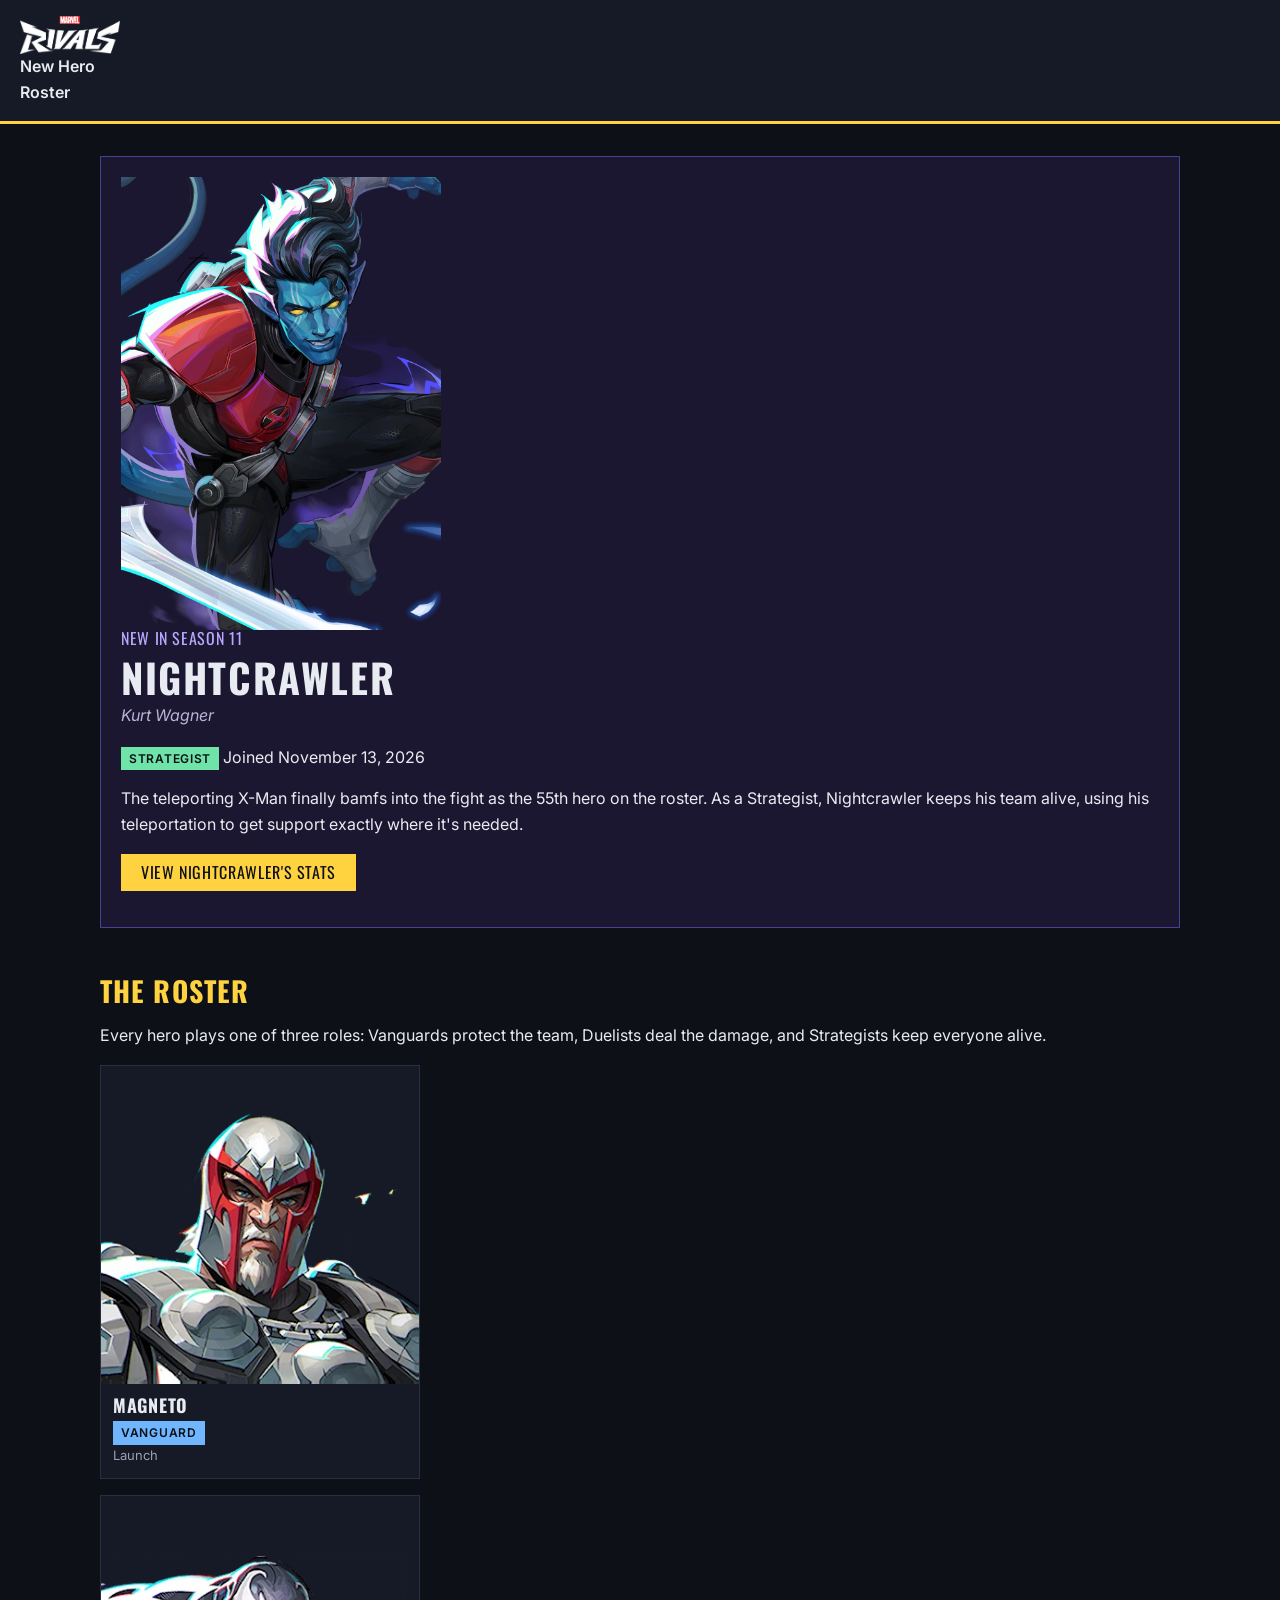
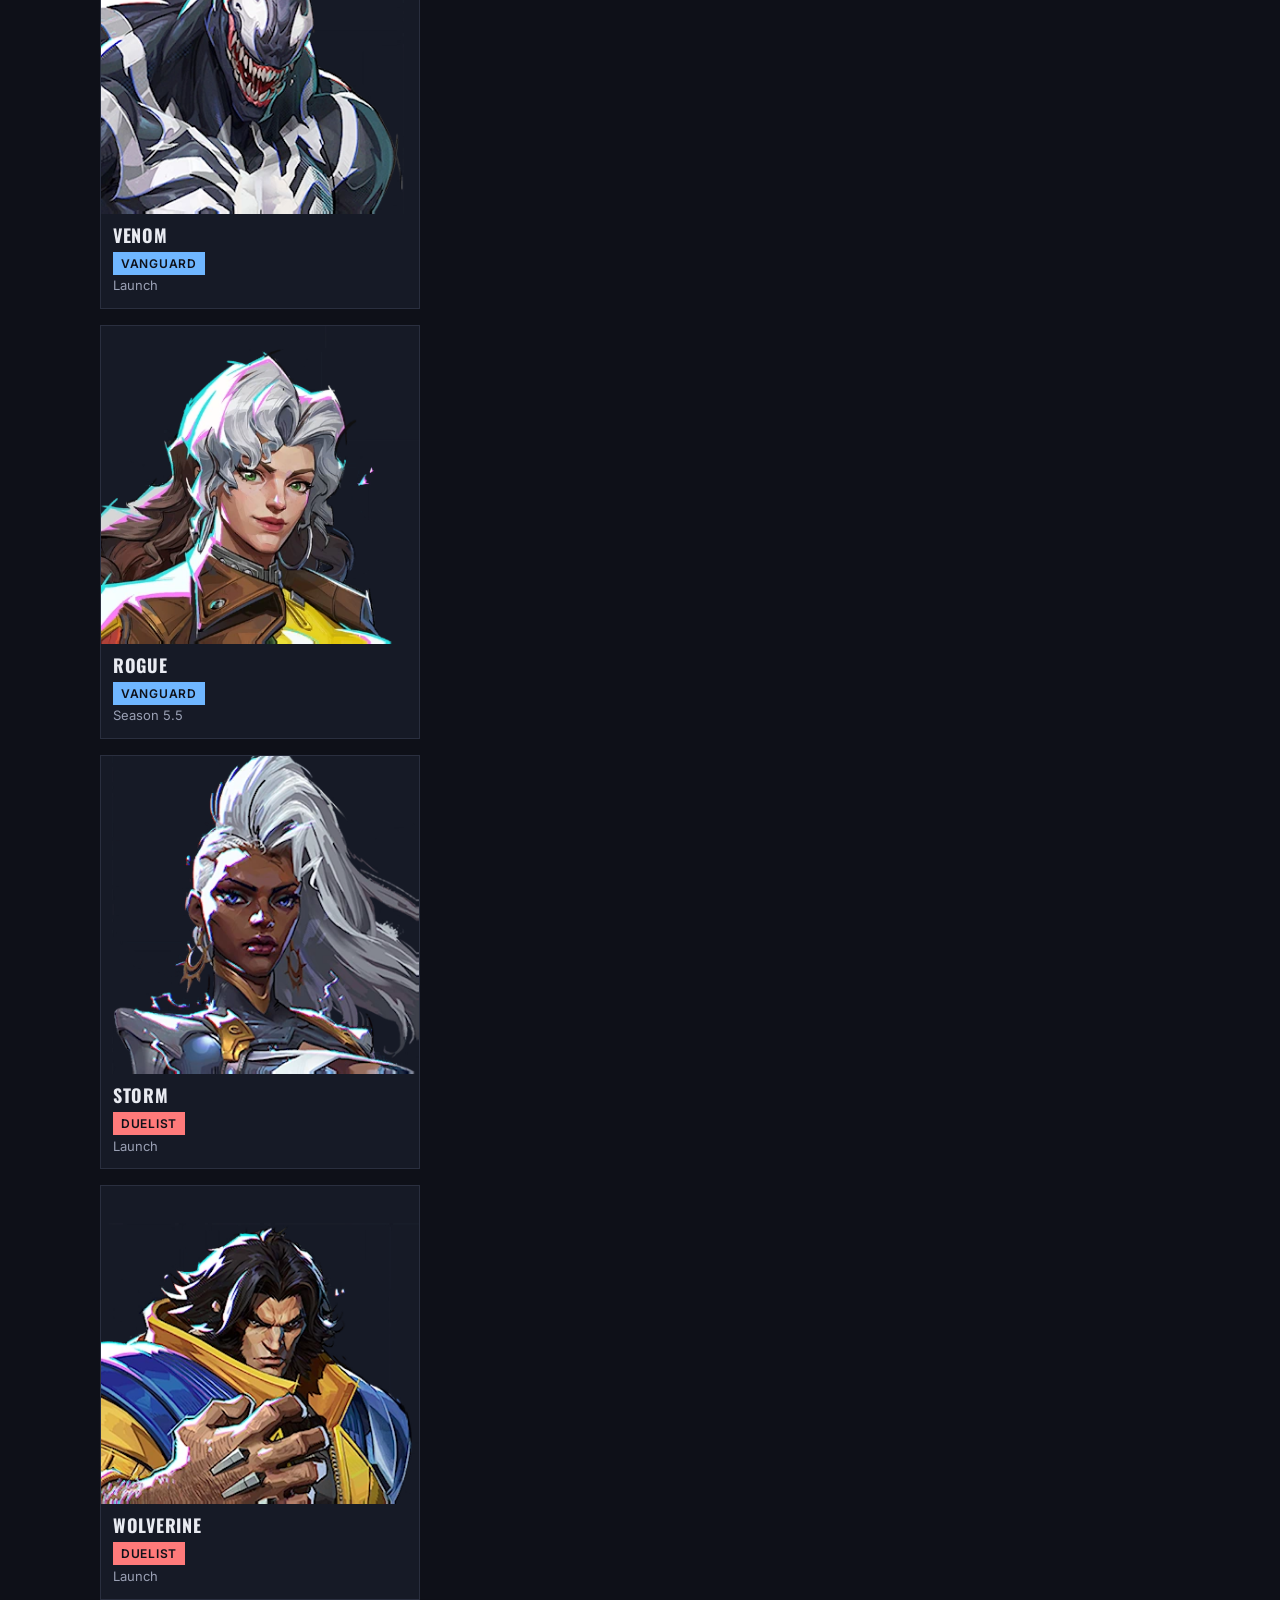
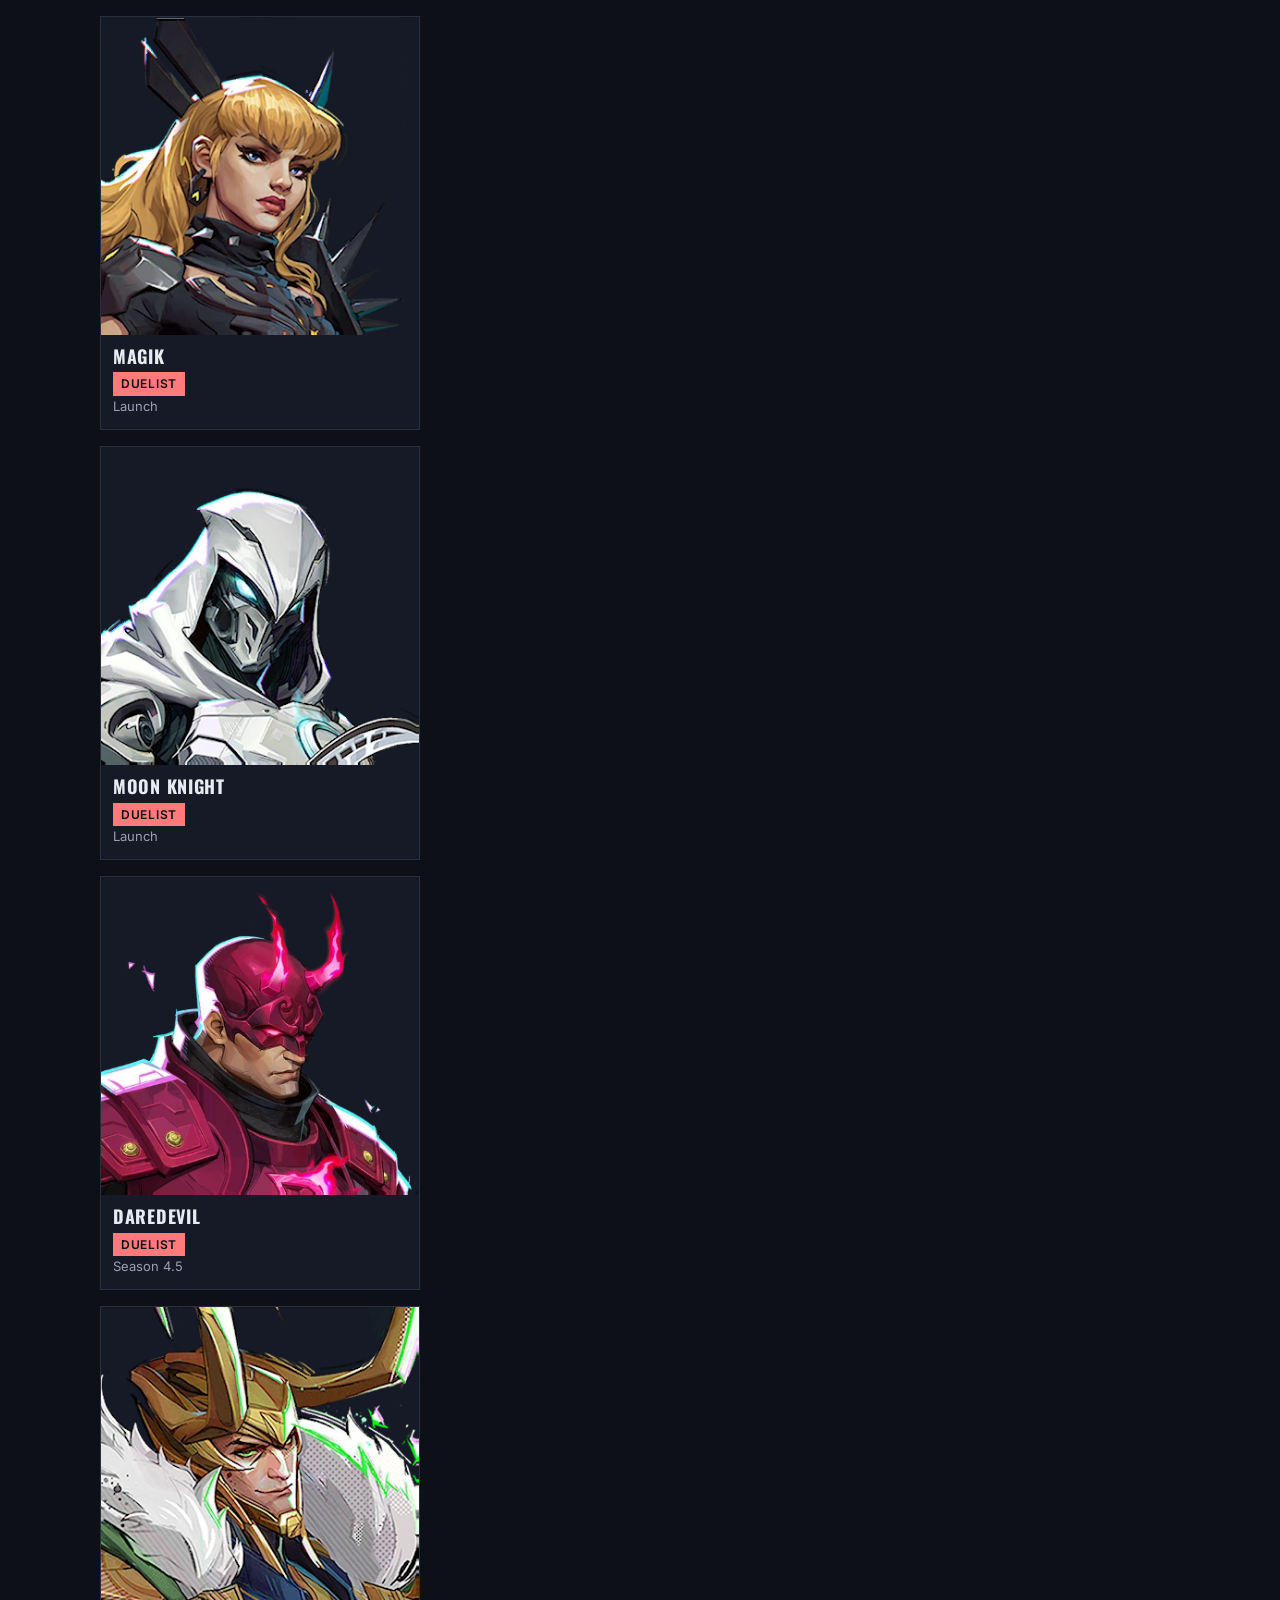
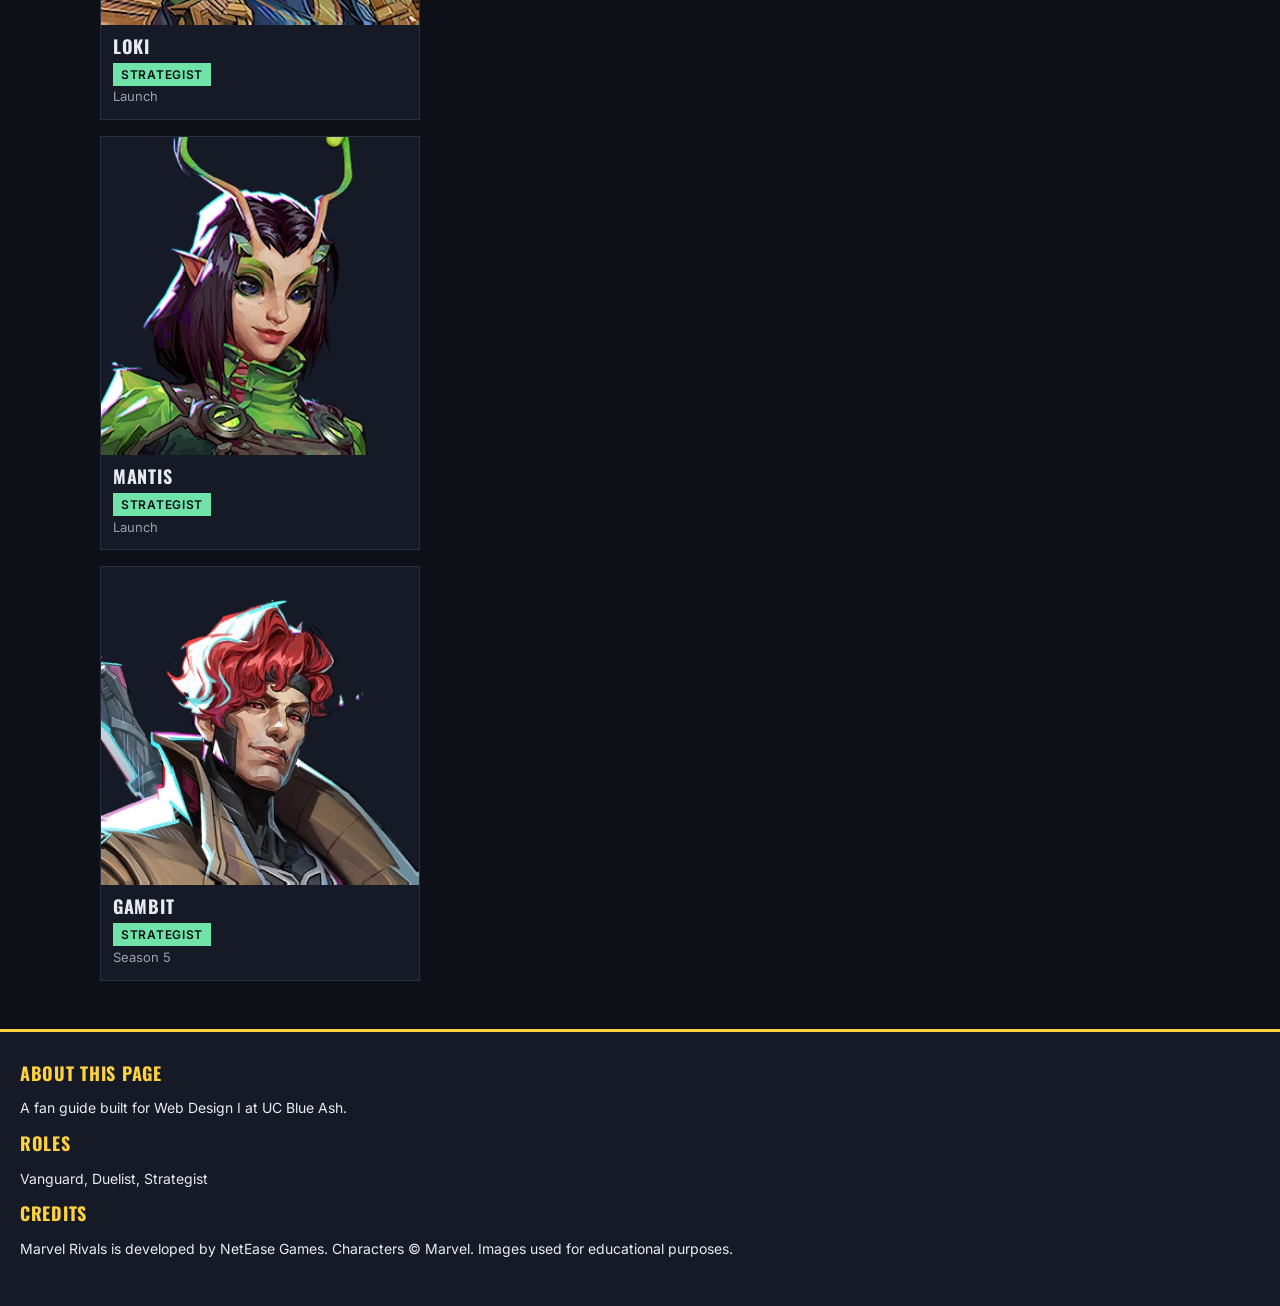
<file: index.html>
<!DOCTYPE html>
<html lang="en">
<head>
  <meta charset="UTF-8">
  <meta name="viewport" content="width=device-width, initial-scale=1">
  <title>Rivals Roster: Meet Nightcrawler</title>
  <meta name="description" content="A fan guide to the Marvel Rivals roster, featuring Nightcrawler, the newest Strategist in Season 11.">
  <link href="https://fonts.googleapis.com/css2?family=Oswald:wght@500;700&family=Inter:wght@400;600&display=swap" rel="stylesheet">
  <link rel="stylesheet" href="css/base.css">
</head>
<body>
  <header>
    <a href="index.html">
      <img src="images/logo.webp" alt="The Marvel Rivals game logo, red Marvel logo with white text." width="100" height="38">
    </a>
    <nav>
      <ul>
        <li><a href="#featured">New Hero</a></li>
        <li><a href="#roster">Roster</a></li>
      </ul>
    </nav>
  </header>

  <main>
    <section class="panel" id="featured">
      <img src="images/nightcrawler-main.webp" alt="Nightcrawler crouched mid-leap in his red and black X-Men suit, with blue skin, yellow eyes and a sword in hand." width="1000" height="1414">
      <div>
        <p>New in Season 11</p>
        <h1>Nightcrawler</h1>
        <p class="alias">Kurt Wagner</p>
        <p><span class="role-badge strategist">Strategist</span> Joined <time datetime="2026-11-13">November 13, 2026</time></p>
        <p>The teleporting X-Man finally bamfs into the fight as the 55th hero on the roster. As a Strategist, Nightcrawler keeps his team alive, using his teleportation to get support exactly where it's needed.</p>
        <p><a href="nightcrawler.html">View Nightcrawler's stats</a></p>
      </div>
    </section>

    <section id="roster">
      <h2>The Roster</h2>
      <p>Every hero plays one of three roles: Vanguards protect the team, Duelists deal the damage, and Strategists keep everyone alive.</p>
      <ul>
        <li>
          <img src="images/magneto.webp" alt="Magneto in his red and silver helmet and armor." width="344" height="344" loading="lazy">
          <h3>Magneto</h3>
          <ul>
            <li class="role-badge vanguard">Vanguard</li>
            <li class="joined">Launch</li>
          </ul>
        </li>
        <li>
          <img src="images/venom.webp" alt="Venom, black with white markings, baring a wide grin of sharp teeth." width="344" height="344" loading="lazy">
          <h3>Venom</h3>
          <ul>
            <li class="role-badge vanguard">Vanguard</li>
            <li class="joined">Launch</li>
          </ul>
        </li>
        <li>
          <img src="images/rogue.webp" alt="Rogue with a white streak in her brown hair, wearing a brown jacket." width="344" height="344" loading="lazy">
          <h3>Rogue</h3>
          <ul>
            <li class="role-badge vanguard">Vanguard</li>
            <li class="joined">Season 5.5</li>
          </ul>
        </li>
        <li>
          <img src="images/storm.webp" alt="Storm with long white hair and a determined look." width="344" height="344" loading="lazy">
          <h3>Storm</h3>
          <ul>
            <li class="role-badge duelist">Duelist</li>
            <li class="joined">Launch</li>
          </ul>
        </li>
        <li>
          <img src="images/wolverine.webp" alt="Wolverine in his yellow and blue suit, claws out." width="344" height="344" loading="lazy">
          <h3>Wolverine</h3>
          <ul>
            <li class="role-badge duelist">Duelist</li>
            <li class="joined">Launch</li>
          </ul>
        </li>
        <li>
          <img src="images/magik.webp" alt="Magik with long blonde hair, wearing dark armor." width="344" height="344" loading="lazy">
          <h3>Magik</h3>
          <ul>
            <li class="role-badge duelist">Duelist</li>
            <li class="joined">Launch</li>
          </ul>
        </li>
        <li>
          <img src="images/moon-knight.webp" alt="Moon Knight in his white hooded cloak and mask." width="344" height="344" loading="lazy">
          <h3>Moon Knight</h3>
          <ul>
            <li class="role-badge duelist">Duelist</li>
            <li class="joined">Launch</li>
          </ul>
        </li>
        <li>
          <img src="images/daredevil.webp" alt="Daredevil in his red horned mask." width="344" height="344" loading="lazy">
          <h3>Daredevil</h3>
          <ul>
            <li class="role-badge duelist">Duelist</li>
            <li class="joined">Season 4.5</li>
          </ul>
        </li>
        <li>
          <img src="images/loki.webp" alt="Loki in his golden horned helmet and green cloak." width="344" height="344" loading="lazy">
          <h3>Loki</h3>
          <ul>
            <li class="role-badge strategist">Strategist</li>
            <li class="joined">Launch</li>
          </ul>
        </li>
        <li>
          <img src="images/mantis.webp" alt="Mantis with green antennae and a high green collar." width="344" height="344" loading="lazy">
          <h3>Mantis</h3>
          <ul>
            <li class="role-badge strategist">Strategist</li>
            <li class="joined">Launch</li>
          </ul>
        </li>
        <li>
          <img src="images/gambit.webp" alt="Gambit with red hair and a confident smile, wearing a brown coat." width="344" height="344" loading="lazy">
          <h3>Gambit</h3>
          <ul>
            <li class="role-badge strategist">Strategist</li>
            <li class="joined">Season 5</li>
          </ul>
        </li>
      </ul>
    </section>
  </main>

  <footer>
    <div>
      <h2>About This Page</h2>
      <p>A fan guide built for Web Design I at UC Blue Ash.</p>
    </div>
    <div>
      <h2>Roles</h2>
      <p>Vanguard, Duelist, Strategist</p>
    </div>
    <div>
      <h2>Credits</h2>
      <p>Marvel Rivals is developed by NetEase Games. Characters &copy; Marvel. Images used for educational purposes.</p>
    </div>
  </footer>
</body>
</html>
</file>
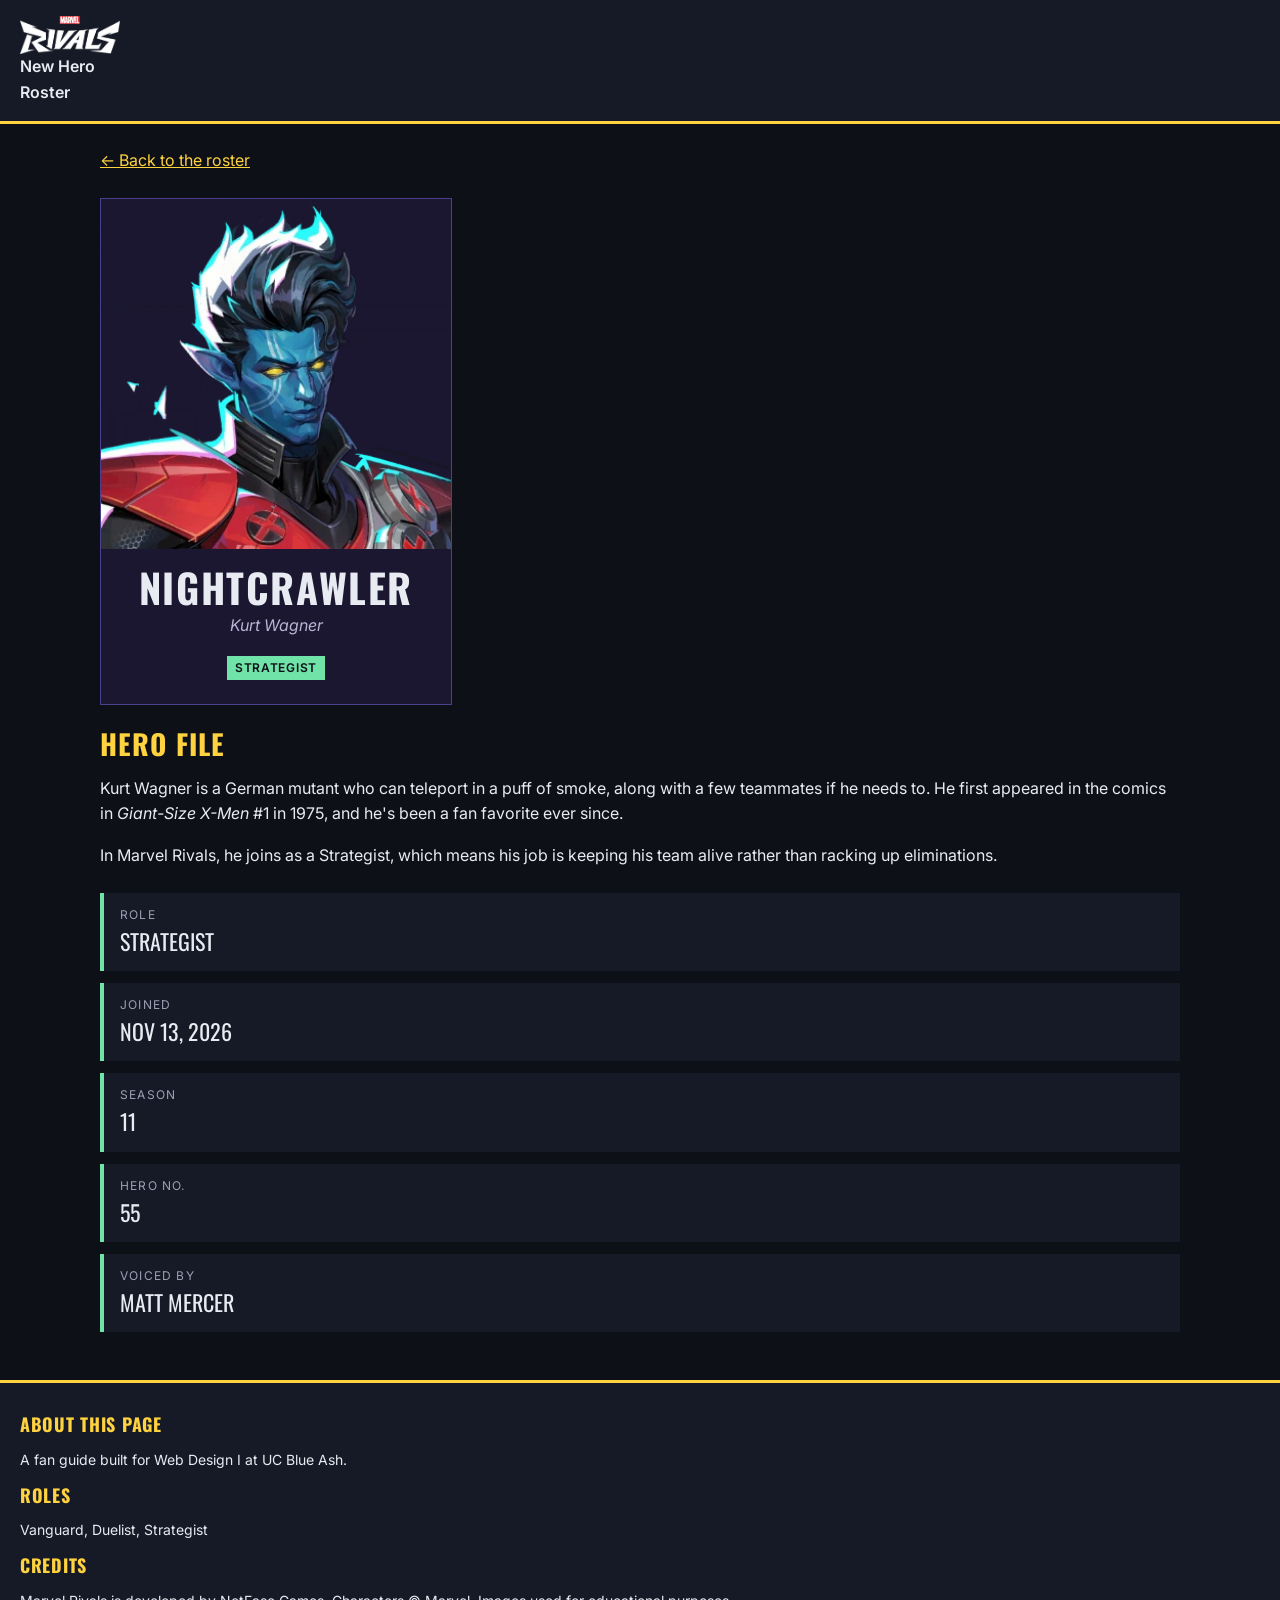
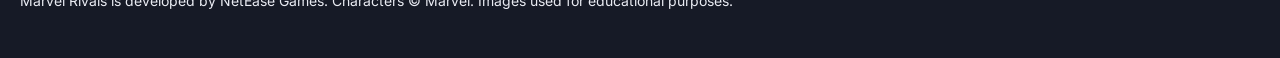
<file: nightcrawler.html>
<!DOCTYPE html>
<html lang="en">
<head>
  <meta charset="UTF-8">
  <meta name="viewport" content="width=device-width, initial-scale=1">
  <title>Nightcrawler | Rivals Roster</title>
  <meta name="description" content="Nightcrawler's hero file: role, season, and stats for the newest Strategist in Marvel Rivals.">
  <link href="https://fonts.googleapis.com/css2?family=Oswald:wght@500;700&family=Inter:wght@400;600&display=swap" rel="stylesheet">
  <link rel="stylesheet" href="css/base.css">
</head>
<body>
  <header>
    <a href="index.html">
      <img src="images/logo.webp" alt="The Marvel Rivals game logo, red Marvel logo with white text." width="100" height="38">
    </a>

    <nav>
      <ul>
        <li><a href="index.html#featured">New Hero</a></li>
        <li><a href="index.html#roster">Roster</a></li>
      </ul>
    </nav>
  </header>

  <main>
    <p><a href="index.html">&larr; Back to the roster</a></p>

    <article>
      <div class="panel">
        <img src="images/nightcrawler.webp" alt="Nightcrawler, blue-skinned with pointed ears and yellow eyes, in his red X-Men suit." width="342" height="342">
        <h1>Nightcrawler</h1>
        <p class="alias">Kurt Wagner</p>
        <span class="role-badge strategist">Strategist</span>
      </div>

      <div>
        <h2>Hero File</h2>
        <p>Kurt Wagner is a German mutant who can teleport in a puff of smoke, along with a few teammates if he needs to. He first appeared in the comics in <cite>Giant-Size X-Men</cite> #1 in 1975, and he's been a fan favorite ever since.</p>
        <p>In Marvel Rivals, he joins as a Strategist, which means his job is keeping his team alive rather than racking up eliminations.</p>

        <!-- Each <div> groups one <dt> and its <dd> so the pair can be styled and laid out as one box. HTML allows this inside a <dl>. -->
        <dl>
          <div>
            <dt>Role</dt>
            <dd>Strategist</dd>
          </div>
          <div>
            <dt>Joined</dt>
            <dd><time datetime="2026-11-13">Nov 13, 2026</time></dd>
          </div>
          <div>
            <dt>Season</dt>
            <dd>11</dd>
          </div>
          <div>
            <dt>Hero No.</dt>
            <dd>55</dd>
          </div>
          <div>
            <dt>Voiced by</dt>
            <dd>Matt Mercer</dd>
          </div>
        </dl>
      </div>
    </article>
  </main>

  <footer>
    <div>
      <h2>About This Page</h2>
      <p>A fan guide built for Web Design I at UC Blue Ash.</p>
    </div>
    <div>
      <h2>Roles</h2>
      <p>Vanguard, Duelist, Strategist</p>
    </div>
    <div>
      <h2>Credits</h2>
      <p>Marvel Rivals is developed by NetEase Games. Characters &copy; Marvel. Images used for educational purposes.</p>
    </div>
  </footer>
</body>
</html>
</file>
<file: css/base.css>
/* ==========================================
   base.css
   Colors, fonts and spacing for Rivals Roster.

   Don't edit this file.
   Your work goes in css/layout.css.

   This file has no layout rules on purpose:
   no display: flex anywhere. Every section
   starts stacked, in normal flow.
   ========================================== */

/* Base */
* {
  box-sizing: border-box;
}

body {
  margin: 0;
  background-color: #0e1018;
  color: #e9ebf2;
  font-family: "Inter", "Helvetica Neue", Arial, sans-serif;
  line-height: 1.6;
}

img {
  display: block;
  max-width: 100%;
  height: auto;
}

a {
  color: #ffd23f;
}

h1,
h2,
h3,
#featured p:first-child,
#featured a {
  font-family: "Oswald", "Arial Narrow", sans-serif;
  text-transform: uppercase;
  letter-spacing: 0.04em;
  line-height: 1.1;
}

h1 {
  font-size: 2.5rem;
  margin: 0;
}

h2 {
  font-size: 1.75rem;
  margin: 0 0 0.5rem;
  color: #ffd23f;
}

main {
  max-width: 70rem;
  margin: 0 auto;
  padding: 0 1.25rem;
}

/* Header */
header {
  padding: 1rem 1.25rem;
  background-color: #161a26;
  border-bottom: 3px solid #ffd23f;
}

nav ul {
  list-style: none;
  margin: 0;
  padding: 0;
}

nav a {
  color: #e9ebf2;
  font-weight: 600;
  text-decoration: none;
}

/* Purple panel (featured hero and profile card) */
.panel {
  background-color: #1b1730;
  border: 1px solid #4b3f8f;  /* Nightcrawler purple */
}

/* Featured hero */
#featured {
  margin: 2rem 0 3rem;
  padding: 1.25rem;
}

#featured img {
  max-width: 20rem;
}

#featured p:first-child {
  margin: 0 0 0.5rem;
  color: #b9a7ff;
}

.alias {
  margin: 0.25rem 0 1rem;
  color: #b9b4d6;
  font-style: italic;
}

#featured a {
  display: inline-block;
  padding: 0.625rem 1.25rem;
  background-color: #ffd23f;
  color: #0e1018;
  text-decoration: none;
}

/* Role badges */
.role-badge {
  display: inline-block;
  padding: 0.125rem 0.5rem;
  color: #0e1018;
  font-size: 0.75rem;
  font-weight: 600;
  text-transform: uppercase;
  letter-spacing: 0.06em;
}

.vanguard {
  background-color: #6fb6ff;
}

.duelist {
  background-color: #ff7a7a;
}

.strategist {
  background-color: #6fe3a8;
}

/* Roster */
#roster > ul {
  list-style: none;
  margin: 1rem 0 3rem;
  padding: 0;
}

#roster > ul > li {
  max-width: 20rem;
  margin-bottom: 1rem;
  background-color: #161a26;
  border: 1px solid #2a2f3f;
}

#roster img {
  width: 100%;
}

#roster h3 {
  margin: 0.75rem 0.75rem 0.25rem;
  font-size: 1.125rem;
}

#roster li ul {
  list-style: none;
  margin: 0 0.75rem 0.75rem;
  padding: 0;
}

.joined {
  color: #9aa0b4;
  font-size: 0.8125rem;
}

/* Footer */
footer {
  padding: 2rem 1.25rem;
  background-color: #161a26;
  border-top: 3px solid #ffd23f;
  font-size: 0.875rem;
}

footer h2 {
  font-size: 1.125rem;
}

/* ---------- Nightcrawler stats page ---------- */
main > p {
  margin: 1.5rem 0 0;
}

article {
  margin: 1.5rem 0 3rem;
}

article .panel {
  max-width: 22rem;
  padding: 0 0 1.5rem;  /* no side padding, so the image touches the edges */
  text-align: center;
}

article img {
  width: 100%;
}

/* The text below the image keeps its padding */
article h1,
article .alias {
  padding: 0 1.5rem;
}

article h1 {
  margin-top: 1rem;
}

article h2 {
  margin-top: 1.5rem;
}

dl {
  margin: 1.5rem 0 0;
}

dl div {
  margin-bottom: 0.75rem;
  padding: 0.75rem 1rem;
  background-color: #161a26;
  border-left: 4px solid #6fe3a8;  /* Strategist green */
}

dt {
  color: #9aa0b4;
  font-size: 0.75rem;
  text-transform: uppercase;
  letter-spacing: 0.1em;
}

dd {
  margin: 0;
  font-family: "Oswald", "Arial Narrow", sans-serif;
  font-size: 1.375rem;
  text-transform: uppercase;
}
</file>
